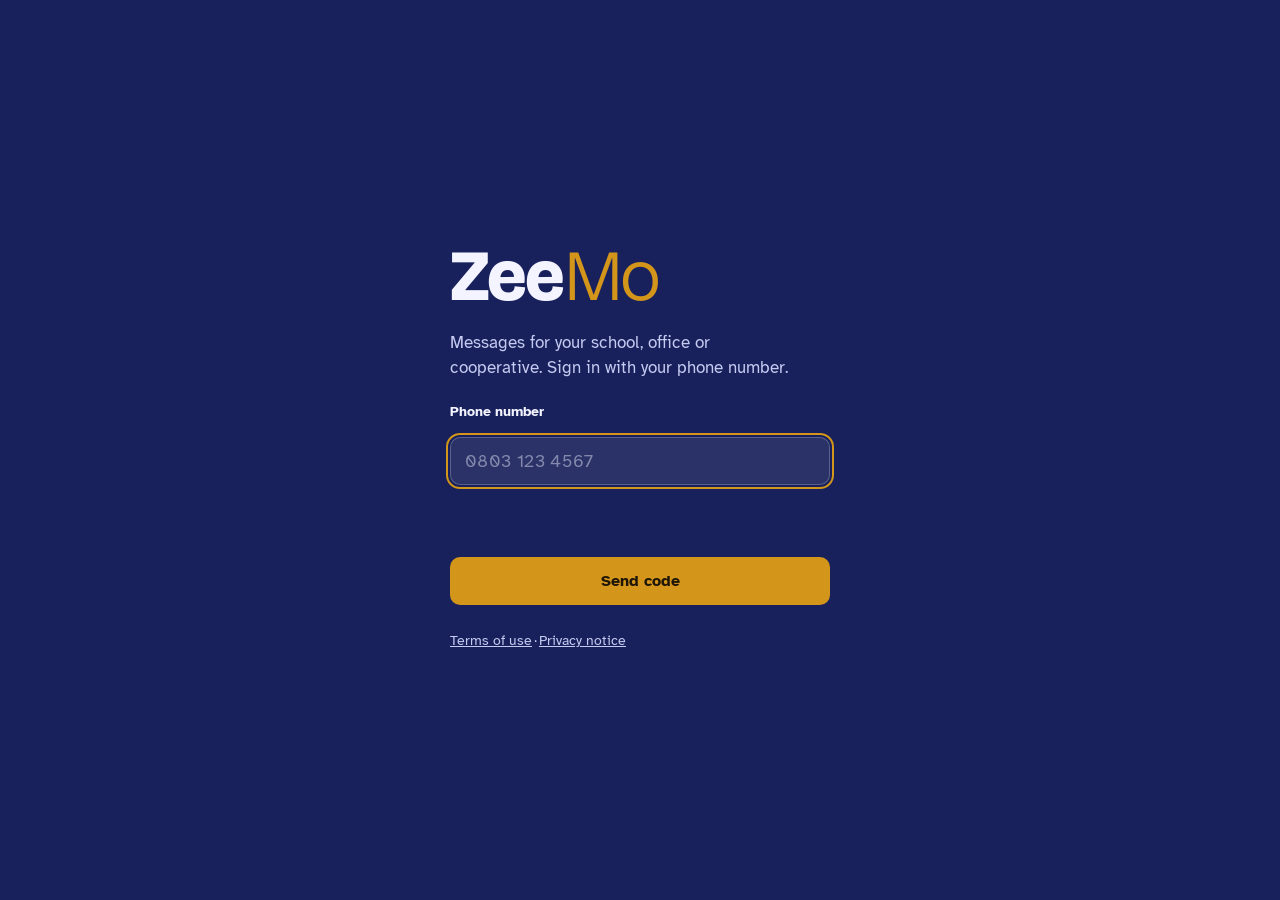
<file: index.html>
<!doctype html>
<html lang="en-GB">
<head>
<meta charset="utf-8">
<meta name="viewport" content="width=device-width, initial-scale=1, viewport-fit=cover, interactive-widget=resizes-content">
<title>ZeeMo</title>
<meta name="description" content="Messaging for schools, offices and cooperatives.">
<meta name="theme-color" content="#18215C">
<link rel="manifest" href="manifest.webmanifest">
<link rel="icon" href="icons/icon-192.png" type="image/png">
<link rel="apple-touch-icon" href="icons/icon-192.png">
<link rel="preconnect" href="https://script.google.com">
<link rel="preconnect" href="https://script.googleusercontent.com" crossorigin>
<link rel="preconnect" href="https://fonts.googleapis.com">
<link rel="preconnect" href="https://fonts.gstatic.com" crossorigin>
<link rel="stylesheet" href="https://fonts.googleapis.com/css2?family=Atkinson+Hyperlegible:wght@400;700&family=Bricolage+Grotesque:opsz,wght@12..96,300;12..96,600;12..96,800&display=swap">
<link rel="stylesheet" href="styles.css">
<script src="config.js"></script>
<link rel="modulepreload" href="zeemo-client.js">
<script type="module" src="app.js"></script>
</head>
<body>
<!-- APP:START -->
<div class="app">
  <section class="pane pane-list" aria-label="Chats">
    <header class="bar">
      <div class="wordmark grow" aria-label="ZeeMo"><b>Zee</b><span>Mo</span></div>
      <button class="icon-btn" id="menu-btn" aria-label="More options" aria-haspopup="menu">
        <svg viewBox="0 0 24 24" aria-hidden="true"><circle cx="12" cy="5" r="1.6" fill="currentColor"/><circle cx="12" cy="12" r="1.6" fill="currentColor"/><circle cx="12" cy="19" r="1.6" fill="currentColor"/></svg>
      </button>
      <div class="menu" id="menu" role="menu" hidden>
        <button id="menu-new-group" role="menuitem">New group</button>
        <button id="menu-profile" role="menuitem">Profile</button>
        <button id="menu-install" role="menuitem">Install &amp; invite</button>
        <button id="menu-lock" role="menuitem" hidden>Lock now</button>
        <button id="menu-signout" role="menuitem">Sign out</button>
      </div>
    </header>
    <div class="banner" id="offline" role="status" hidden>Offline. Messages will send when you reconnect.</div>
    <div class="notice" id="notice" role="status" hidden></div>
    <div class="search">
      <label class="sr-only" for="search-input">Search chats</label>
      <input id="search-input" type="search" placeholder="Search chats" autocomplete="off">
    </div>
    <div class="list" id="list"></div>
    <button class="fab" id="fab" aria-label="New chat">
      <svg viewBox="0 0 24 24" fill="none" stroke="currentColor" stroke-width="2" stroke-linecap="round" stroke-linejoin="round" aria-hidden="true"><path d="M4 20l1.2-4.2L15.6 5.4a2 2 0 012.8 0l.2.2a2 2 0 010 2.8L8.2 18.8 4 20z"/><path d="M13.5 7.5l3 3"/></svg>
    </button>
  </section>
  <section class="pane pane-chat" id="chat" aria-label="Conversation"></section>
</div>
<div class="sheet" id="sheet" hidden></div>
<div class="auth" id="auth" hidden></div>
<div class="shield" id="shield" aria-hidden="true"><div class="wordmark"><b>Zee</b><span>Mo</span></div></div>
<div class="actions" id="actions" hidden></div>
<div class="toast" id="toast" role="status" hidden></div>
<!-- APP:END -->
</body>
</html>
</file>
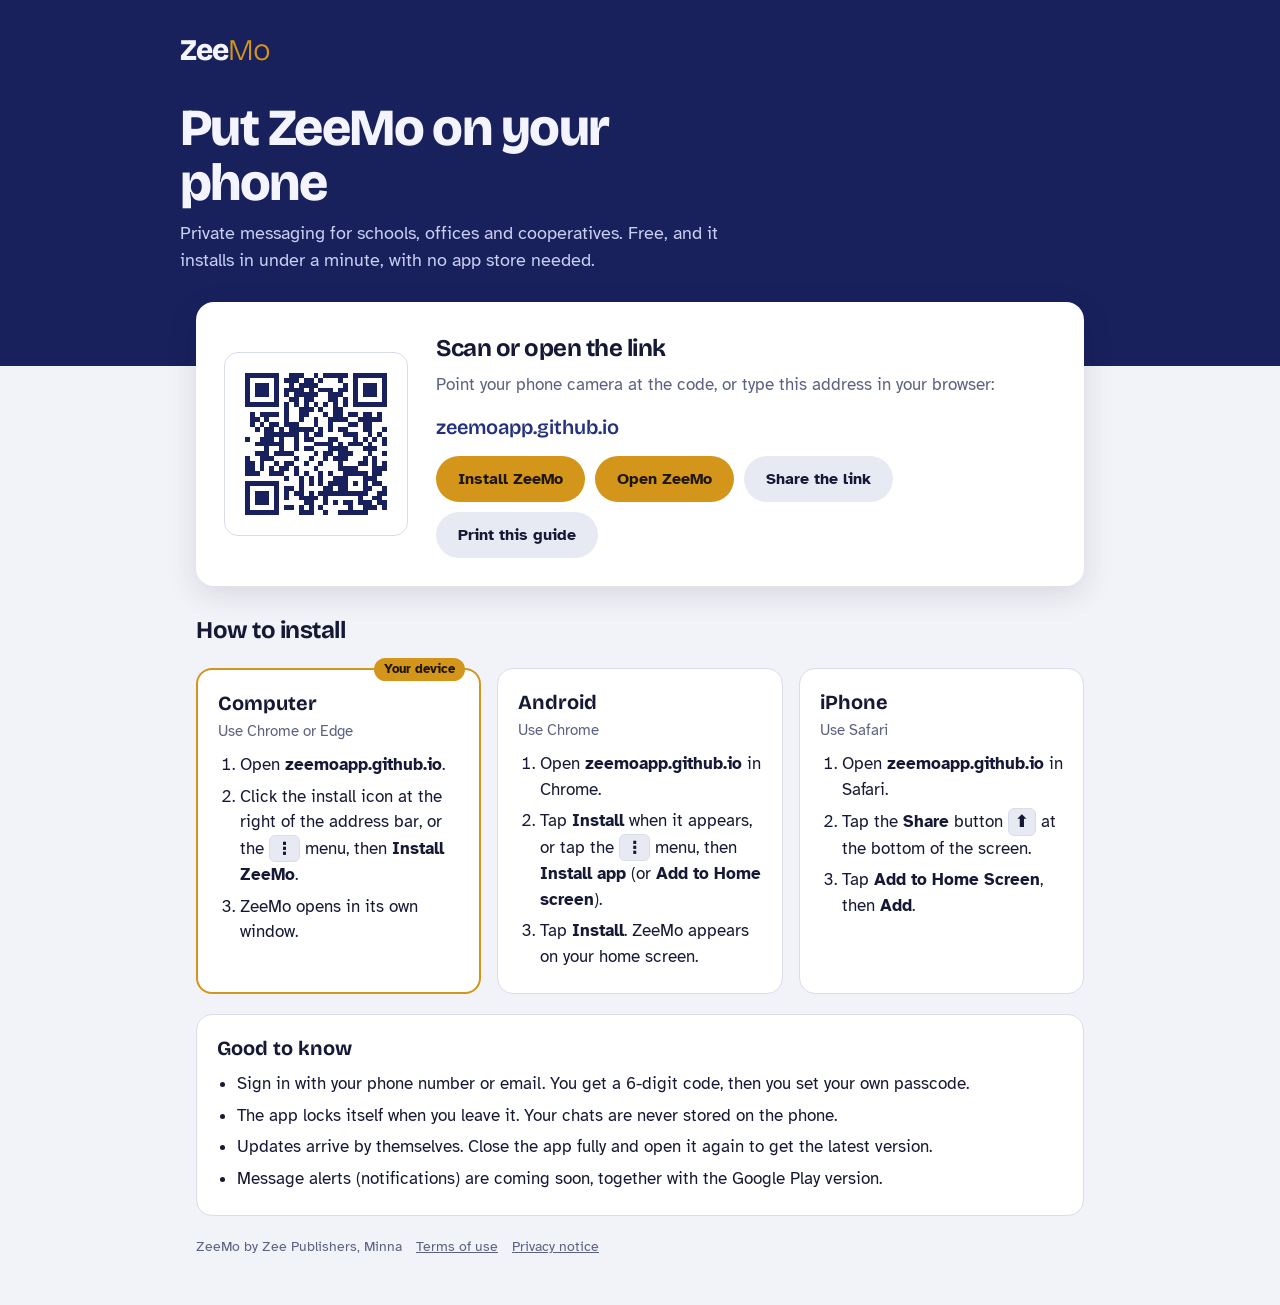
<file: install.html>
<!doctype html>
<html lang="en-GB">
<head>
<meta charset="utf-8">
<meta name="viewport" content="width=device-width, initial-scale=1">
<title>Install ZeeMo</title>
<meta name="description" content="Install the ZeeMo messaging app on Android, iPhone or a computer in under a minute.">
<meta name="theme-color" content="#18215C">
<link rel="manifest" href="manifest.webmanifest">
<link rel="icon" href="icons/icon-192.png" type="image/png">
<link rel="apple-touch-icon" href="icons/icon-192.png">
<link rel="preconnect" href="https://fonts.googleapis.com">
<link rel="preconnect" href="https://fonts.gstatic.com" crossorigin>
<link rel="stylesheet" href="https://fonts.googleapis.com/css2?family=Atkinson+Hyperlegible:wght@400;700&family=Bricolage+Grotesque:opsz,wght@12..96,300;12..96,600;12..96,800&display=swap">
<script src="config.js"></script>
<style>
:root {
  --ink: #151935; --muted: #5B6182; --paper: #F2F3F8; --card: #FFFFFF; --line: #D9DCEA;
  --indigo: #24317E; --deep: #18215C; --on-deep: #F3F4FF; --turmeric: #D3951A; --soft: #E8EAF3;
  --display: "Bricolage Grotesque", "Segoe UI", system-ui, sans-serif;
  --body: "Atkinson Hyperlegible", "Segoe UI", system-ui, -apple-system, sans-serif;
}
@media (prefers-color-scheme: dark) {
  :root:not([data-theme="light"]) {
    --ink: #E6E8F6; --muted: #A3A8C8; --paper: #0E1124; --card: #161A33; --line: #2A3053; --soft: #1F2444; --indigo: #C3CAF7;
  }
}
* { box-sizing: border-box; }
html { -webkit-text-size-adjust: 100%; }
body { margin: 0; background: var(--paper); color: var(--ink); font: 17px/1.5 var(--body); }
a { color: inherit; }

.hero { background: var(--deep); color: var(--on-deep); padding: 28px 16px 92px; }
.hero-in { max-width: 920px; margin: 0 auto; }
.wordmark { font-family: var(--display); font-size: 30px; letter-spacing: -0.03em; }
.wordmark b { font-weight: 800; }
.wordmark span { font-weight: 300; color: var(--turmeric); }
h1 { font-family: var(--display); font-weight: 800; font-size: clamp(32px, 7vw, 52px); line-height: 1.05; letter-spacing: -0.03em; margin: 28px 0 10px; max-width: 14ch; }
.lede { margin: 0; max-width: 46ch; color: #C9CEF2; font-size: 18px; }

main { max-width: 920px; margin: -64px auto 0; padding: 0 16px 48px; display: grid; gap: 20px; }

.get { background: var(--card); border-radius: 18px; padding: 22px; display: grid; gap: 20px; grid-template-columns: 1fr; align-items: center; box-shadow: 0 8px 30px rgba(21, 25, 53, 0.12); }
.qr { width: 184px; height: 184px; padding: 10px; background: #fff; border-radius: 14px; border: 1px solid var(--line); justify-self: center; }
.qr img { width: 100%; height: 100%; display: block; image-rendering: pixelated; }
.get h2 { font-family: var(--display); font-size: 24px; margin: 0 0 6px; letter-spacing: -0.02em; }
.get p { margin: 0 0 14px; color: var(--muted); }
.url { font-family: var(--display); font-weight: 600; font-size: 20px; color: var(--indigo); word-break: break-all; }
.buttons { display: flex; flex-wrap: wrap; gap: 10px; margin-top: 14px; }
.btn { appearance: none; border: 0; border-radius: 999px; padding: 13px 22px; font: 700 16px var(--body); cursor: pointer; text-decoration: none; display: inline-flex; align-items: center; gap: 8px; }
.btn.primary { background: var(--turmeric); color: #1E1606; }
.btn.ghost { background: var(--soft); color: var(--ink); }
.btn:focus-visible { outline: 3px solid var(--turmeric); outline-offset: 2px; }
.done { color: #1E7B3C; font-weight: 700; margin: 12px 0 0; }

.steps-head { display: flex; align-items: baseline; justify-content: space-between; gap: 12px; flex-wrap: wrap; }
.steps-head h2 { font-family: var(--display); font-size: 24px; margin: 6px 0 0; letter-spacing: -0.02em; }
.steps { display: grid; gap: 16px; grid-template-columns: 1fr; }
.card { background: var(--card); border: 1px solid var(--line); border-radius: 16px; padding: 18px 20px; position: relative; }
.card.yours { border: 2px solid var(--turmeric); }
.card .tag { position: absolute; top: -12px; right: 14px; background: var(--turmeric); color: #1E1606; font-size: 13px; font-weight: 700; padding: 2px 10px; border-radius: 999px; display: none; }
.card.yours .tag { display: block; }
.card h3 { font-family: var(--display); font-size: 20px; margin: 0 0 2px; }
.card .sub { color: var(--muted); font-size: 15px; margin: 0 0 10px; }
.card ol { margin: 0; padding-left: 22px; }
.card li { margin: 6px 0; }
.kbd { display: inline-block; border: 1px solid var(--line); background: var(--soft); border-radius: 6px; padding: 0 6px; font-weight: 700; white-space: nowrap; }

.notes { background: var(--card); border: 1px solid var(--line); border-radius: 16px; padding: 18px 20px; }
.notes h2 { font-family: var(--display); font-size: 20px; margin: 0 0 8px; }
.notes ul { margin: 0; padding-left: 20px; }
.notes li { margin: 6px 0; }
footer { color: var(--muted); font-size: 14px; display: flex; gap: 14px; flex-wrap: wrap; }

@media (min-width: 720px) {
  .get { grid-template-columns: auto 1fr; padding: 28px; gap: 28px; }
  .steps { grid-template-columns: repeat(3, 1fr); }
}

/* A4 handout: one page, no buttons */
@media print {
  @page { size: A4; margin: 12mm; }
  :root { --paper: #fff; --card: #fff; --ink: #151935; --muted: #4A5070; --line: #C9CDE0; --soft: #EEF0F7; --indigo: #24317E; }
  body { font-size: 13px; background: #fff; }
  .hero { padding: 14px 18px 18px; -webkit-print-color-adjust: exact; print-color-adjust: exact; border-radius: 12px; }
  h1 { margin: 10px 0 4px; font-size: 32px; max-width: none; }
  .lede { font-size: 14px; }
  main { margin: 12px 0 0; padding: 0; gap: 12px; }
  .get { box-shadow: none; border: 1px solid var(--line); grid-template-columns: auto 1fr; padding: 16px; }
  .qr { width: 150px; height: 150px; }
  .steps { grid-template-columns: repeat(3, 1fr); gap: 10px; }
  .card { padding: 12px 14px; break-inside: avoid; }
  .card.yours { border: 1px solid var(--line); }
  .card .tag, .buttons, .done, .no-print { display: none !important; }
}
</style>
</head>
<body>
<header class="hero">
  <div class="hero-in">
    <div class="wordmark" aria-label="ZeeMo"><b>Zee</b><span>Mo</span></div>
    <h1>Put ZeeMo on your phone</h1>
    <p class="lede">Private messaging for schools, offices and cooperatives. Free, and it installs in under a minute, with no app store needed.</p>
  </div>
</header>

<main>
  <section class="get" aria-labelledby="get-h">
    <div class="qr"><img src="icons/qr-install.svg" alt="QR code that opens zeemoapp.github.io"></div>
    <div>
      <h2 id="get-h">Scan or open the link</h2>
      <p>Point your phone camera at the code, or type this address in your browser:</p>
      <div class="url">zeemoapp.github.io</div>
      <div class="buttons">
        <button class="btn primary" id="install" type="button" hidden>Install ZeeMo</button>
        <a class="btn primary" id="open" href="./">Open ZeeMo</a>
        <button class="btn ghost" id="share" type="button">Share the link</button>
        <button class="btn ghost" id="print" type="button">Print this guide</button>
      </div>
      <p class="done" id="installed" hidden>ZeeMo is installed on this device. Look for it on your home screen.</p>
    </div>
  </section>

  <div class="steps-head">
    <h2>How to install</h2>
  </div>
  <section class="steps" aria-label="Installation steps">
    <article class="card" id="card-android">
      <span class="tag">Your device</span>
      <h3>Android</h3>
      <p class="sub">Use Chrome</p>
      <ol>
        <li>Open <b>zeemoapp.github.io</b> in Chrome.</li>
        <li>Tap <b>Install</b> when it appears, or tap the <span class="kbd">⋮</span> menu, then <b>Install app</b> (or <b>Add to Home screen</b>).</li>
        <li>Tap <b>Install</b>. ZeeMo appears on your home screen.</li>
      </ol>
    </article>
    <article class="card" id="card-ios">
      <span class="tag">Your device</span>
      <h3>iPhone</h3>
      <p class="sub">Use Safari</p>
      <ol>
        <li>Open <b>zeemoapp.github.io</b> in Safari.</li>
        <li>Tap the <b>Share</b> button <span class="kbd">⬆</span> at the bottom of the screen.</li>
        <li>Tap <b>Add to Home Screen</b>, then <b>Add</b>.</li>
      </ol>
    </article>
    <article class="card" id="card-desktop">
      <span class="tag">Your device</span>
      <h3>Computer</h3>
      <p class="sub">Use Chrome or Edge</p>
      <ol>
        <li>Open <b>zeemoapp.github.io</b>.</li>
        <li>Click the install icon at the right of the address bar, or the <span class="kbd">⋮</span> menu, then <b>Install ZeeMo</b>.</li>
        <li>ZeeMo opens in its own window.</li>
      </ol>
    </article>
  </section>

  <section class="notes" aria-labelledby="notes-h">
    <h2 id="notes-h">Good to know</h2>
    <ul>
      <li>Sign in with your phone number or email. You get a 6-digit code, then you set your own passcode.</li>
      <li>The app locks itself when you leave it. Your chats are never stored on the phone.</li>
      <li>Updates arrive by themselves. Close the app fully and open it again to get the latest version.</li>
      <li>Message alerts (notifications) are coming soon, together with the Google Play version.</li>
    </ul>
  </section>

  <footer>
    <span>ZeeMo by Zee Publishers, Minna</span>
    <a id="terms" href="#" hidden>Terms of use</a>
    <a id="privacy" href="#" hidden>Privacy notice</a>
  </footer>
</main>

<script>
(function () {
  var url = 'https://zeemoapp.github.io/';
  var ua = navigator.userAgent || '';
  var ios = /iPhone|iPad|iPod/.test(ua) || (navigator.platform === 'MacIntel' && navigator.maxTouchPoints > 1);
  var android = /Android/.test(ua);
  var mine = document.getElementById(ios ? 'card-ios' : android ? 'card-android' : 'card-desktop');
  mine.classList.add('yours');
  mine.parentNode.insertBefore(mine, mine.parentNode.firstChild);

  var standalone = (window.matchMedia && window.matchMedia('(display-mode: standalone)').matches) || navigator.standalone === true;
  if (standalone) document.getElementById('installed').hidden = false;

  // Chrome and Edge offer a one-tap install once the page qualifies.
  var deferred = null;
  var installBtn = document.getElementById('install');
  window.addEventListener('beforeinstallprompt', function (e) {
    e.preventDefault();
    deferred = e;
    installBtn.hidden = false;
  });
  installBtn.addEventListener('click', function () {
    if (!deferred) return;
    deferred.prompt();
    deferred.userChoice.then(function () { deferred = null; installBtn.hidden = true; });
  });
  window.addEventListener('appinstalled', function () {
    installBtn.hidden = true;
    document.getElementById('installed').hidden = false;
  });

  document.getElementById('print').addEventListener('click', function () { window.print(); });
  var shareBtn = document.getElementById('share');
  shareBtn.addEventListener('click', function () {
    var text = 'Join me on ZeeMo, private messaging for schools, offices and cooperatives. Install it here: ';
    if (navigator.share) {
      navigator.share({ title: 'ZeeMo', text: text, url: url }).catch(function () {});
    } else if (navigator.clipboard) {
      navigator.clipboard.writeText(text + url).then(function () { shareBtn.textContent = 'Link copied'; });
    } else {
      window.prompt('Copy this link', url);
    }
  });

  // Terms and Privacy live on the back end.
  var api = (window.ZEEMO_CONFIG && window.ZEEMO_CONFIG.apiUrl) || '';
  if (api) {
    var t = document.getElementById('terms'), p = document.getElementById('privacy');
    t.href = api + '?page=terms'; p.href = api + '?page=privacy';
    t.target = p.target = '_blank';
    t.rel = p.rel = 'noopener';
    t.hidden = p.hidden = false;
  }

  if ('serviceWorker' in navigator) navigator.serviceWorker.register('sw.js').catch(function () {});
})();
</script>
</body>
</html>
</file>
<file: styles.css>
/* ZeeMoApp. Layout: one column on phones; list and chat side by side from 900px.
   Palette: indigo dye with a turmeric accent, cool paper neutrals. */
:root {
  --paper: #F2F3F8;
  --surface: #FFFFFF;
  --surface-2: #E8EAF3;
  --line: #D9DCEA;
  --fg: #151935;
  --muted: #5B6182;
  --indigo: #24317E;
  --indigo-deep: #18215C;
  --on-indigo: #F3F4FF;
  --turmeric: #D3951A;
  --on-turmeric: #1E1606;
  --bubble-in: #FFFFFF;
  --bubble-out: #2B3C96;
  --on-bubble-out: #F4F5FF;
  --meta-out: #C4CAF0;
  --tick-read: #F2C04A;
  --wall-dot: rgba(36, 49, 126, 0.07);
  --danger: #B3261E;
  --accent-text: #24317E;
  --shadow: 0 1px 1px rgba(21, 25, 53, 0.08);
  --sender-lift: 0%;
  --font-display: "Bricolage Grotesque", "Segoe UI", system-ui, sans-serif;
  --font-body: "Atkinson Hyperlegible", "Segoe UI", system-ui, -apple-system, sans-serif;
  --r-bubble: 14px;
  color-scheme: light;
}
@media (prefers-color-scheme: dark) {
  :root:not([data-theme="light"]) {
    --paper: #0E1124; --surface: #161A33; --surface-2: #1F2444; --line: #2A3053;
    --fg: #E6E8F6; --muted: #9AA0C4; --indigo: #2A3888; --indigo-deep: #121734; --on-indigo: #EEF0FF;
    --turmeric: #EBB13A; --on-turmeric: #1E1606; --bubble-in: #1E2342; --bubble-out: #3445A6;
    --on-bubble-out: #F1F3FF; --meta-out: #BAC2F2; --tick-read: #F5C95C; --wall-dot: rgba(160, 172, 240, 0.06);
    --danger: #F2B8B5; --accent-text: #C3CAF7; --shadow: 0 1px 1px rgba(0, 0, 0, 0.3); --sender-lift: 55%; color-scheme: dark;
  }
}
:root[data-theme="dark"] {
  --paper: #0E1124; --surface: #161A33; --surface-2: #1F2444; --line: #2A3053;
  --fg: #E6E8F6; --muted: #9AA0C4; --indigo: #2A3888; --indigo-deep: #121734; --on-indigo: #EEF0FF;
  --turmeric: #EBB13A; --on-turmeric: #1E1606; --bubble-in: #1E2342; --bubble-out: #3445A6;
  --on-bubble-out: #F1F3FF; --meta-out: #BAC2F2; --tick-read: #F5C95C; --wall-dot: rgba(160, 172, 240, 0.06);
  --danger: #F2B8B5; --accent-text: #C3CAF7; --shadow: 0 1px 1px rgba(0, 0, 0, 0.3); --sender-lift: 55%; color-scheme: dark;
}

* { box-sizing: border-box; }
[hidden] { display: none !important; }
html, body { height: 100%; }
body {
  margin: 0;
  background: var(--paper);
  color: var(--fg);
  font: 16px/1.45 var(--font-body);
  -webkit-font-smoothing: antialiased;
  overflow: hidden;
}
button, input, textarea { font: inherit; color: inherit; }
button { cursor: pointer; }
:focus-visible { outline: 2px solid var(--turmeric); outline-offset: 2px; }
.sr-only { position: absolute; width: 1px; height: 1px; overflow: hidden; clip: rect(0 0 0 0); white-space: nowrap; }

/* ---------- Shell ---------- */
.app { height: 100%; display: flex; }
.pane { height: 100%; display: flex; flex-direction: column; min-width: 0; position: relative; }
.pane-list { flex: 1; background: var(--surface); }
.pane-chat { flex: 1; display: none; }
body.chat-open .pane-list { display: none; }
body.chat-open .pane-chat { display: flex; }
@media (min-width: 900px) {
  .pane-list { flex: 0 0 380px; display: flex !important; border-right: 1px solid var(--line); }
  .pane-chat { display: flex; }
  .bar .back-btn { display: none; }
}

.bar {
  display: flex; align-items: center; gap: 4px;
  min-height: 60px;
  padding-block: 8px;
  padding-left: max(8px, env(safe-area-inset-left, 0px));
  padding-right: max(8px, env(safe-area-inset-right, 0px));
  background: var(--indigo-deep);
  color: var(--on-indigo);
  flex: 0 0 auto;
}
.bar h1, .bar h2 { margin: 0; font-family: var(--font-display); font-weight: 650; }
.bar .grow { flex: 1; min-width: 0; }
.icon-btn {
  width: 44px; height: 44px; flex: 0 0 44px;
  display: grid; place-items: center;
  border: 0; border-radius: 50%; background: transparent; color: inherit;
}
.icon-btn:hover { background: rgba(255, 255, 255, 0.1); }
.icon-btn svg { width: 22px; height: 22px; }

/* Wordmark: the one expressive moment. */
.wordmark { display: flex; align-items: baseline; gap: 2px; padding-left: 8px; font-family: var(--font-display); }
.wordmark b { font-size: 26px; font-weight: 800; letter-spacing: -0.03em; }
.wordmark span { font-size: 26px; font-weight: 300; letter-spacing: -0.02em; color: var(--turmeric); }

.search {
  padding-block: 10px;
  padding-left: max(16px, env(safe-area-inset-left, 0px));
  padding-right: max(16px, env(safe-area-inset-right, 0px));
  border-bottom: 1px solid var(--line);
}
.search input {
  width: 100%; height: 40px; padding: 0 14px;
  border: 1px solid var(--line); border-radius: 20px; background: var(--paper);
}

.banner {
  padding: 8px 16px; font-size: 14px; text-align: center;
  background: var(--turmeric); color: var(--on-turmeric);
}

/* ---------- Chat list ---------- */
.list { flex: 1; overflow-y: auto; overscroll-behavior: contain; }
.row {
  display: flex; gap: 12px; align-items: center; width: 100%;
  padding-block: 10px;
  padding-left: max(16px, env(safe-area-inset-left, 0px));
  padding-right: max(16px, env(safe-area-inset-right, 0px));
  border: 0; background: transparent; text-align: left;
}
.row:hover { background: var(--surface-2); }
.row[aria-current="true"] { background: var(--surface-2); }
.row-main { flex: 1; min-width: 0; border-bottom: 1px solid var(--line); padding-bottom: 10px; display: grid; gap: 2px; }
.row-top, .row-bottom { display: flex; gap: 8px; align-items: baseline; min-width: 0; }
.row-title { flex: 1; min-width: 0; font-weight: 700; white-space: nowrap; overflow: hidden; text-overflow: ellipsis; }
.row-time { font-size: 12px; color: var(--muted); font-variant-numeric: tabular-nums; }
.row-preview { flex: 1; min-width: 0; color: var(--muted); font-size: 14px; white-space: nowrap; overflow: hidden; text-overflow: ellipsis; }
.row.unread .row-time { color: var(--turmeric); font-weight: 700; }
.row.unread .row-preview { color: var(--fg); }
.dot { width: 10px; height: 10px; border-radius: 50%; background: var(--turmeric); flex: 0 0 10px; align-self: center; }

.avatar {
  width: 48px; height: 48px; flex: 0 0 48px; border-radius: 50%;
  display: grid; place-items: center;
  font-family: var(--font-display); font-weight: 700; font-size: 17px; letter-spacing: 0.01em;
  color: #fff;
}
.avatar.sm { width: 40px; height: 40px; flex-basis: 40px; font-size: 15px; }
.avatar svg { width: 22px; height: 22px; }
.avatar { position: relative; overflow: hidden; }
.avatar-img { position: absolute; inset: 0; width: 100%; height: 100%; object-fit: cover; }
.avatar-img:not([src]) { display: none; }
.count {
  min-width: 22px; height: 22px; padding: 0 6px; border-radius: 11px; flex: 0 0 auto; align-self: center;
  display: grid; place-items: center; background: var(--turmeric); color: var(--on-turmeric);
  font-size: 12px; font-weight: 700; font-variant-numeric: tabular-nums;
}
.photo-controls { display: flex; flex-wrap: wrap; gap: 8px; }

.empty { padding: 40px 24px; text-align: center; color: var(--muted); display: grid; gap: 12px; justify-items: center; }
.empty h3 { margin: 0; color: var(--fg); font-family: var(--font-display); font-size: 20px; }

.fab {
  position: absolute; right: calc(20px + env(safe-area-inset-right, 0px)); bottom: calc(20px + env(safe-area-inset-bottom, 0px));
  width: 58px; height: 58px; border: 0; border-radius: 18px;
  background: var(--turmeric); color: var(--on-turmeric);
  display: grid; place-items: center; box-shadow: 0 4px 14px rgba(0, 0, 0, 0.2);
}
.fab svg { width: 26px; height: 26px; }

/* ---------- Menu ---------- */
.menu {
  position: absolute; top: 54px; right: 10px; z-index: 20; min-width: 200px;
  background: var(--surface); color: var(--fg); border: 1px solid var(--line); border-radius: 10px;
  box-shadow: 0 8px 24px rgba(0, 0, 0, 0.18); padding: 6px 0;
}
.menu button { display: block; width: 100%; padding: 12px 18px; border: 0; background: transparent; text-align: left; }
.menu button:hover { background: var(--surface-2); }

/* ---------- Chat ---------- */
.chat-title { min-width: 0; display: grid; }
.chat-title strong { font-family: var(--font-display); font-size: 17px; font-weight: 650; white-space: nowrap; overflow: hidden; text-overflow: ellipsis; }
.chat-title small { color: var(--meta-out); font-size: 13px; white-space: nowrap; overflow: hidden; text-overflow: ellipsis; }

.thread {
  flex: 1; overflow-y: auto; overscroll-behavior: contain;
  padding-block: 12px;
  padding-left: max(12px, env(safe-area-inset-left, 0px));
  padding-right: max(12px, env(safe-area-inset-right, 0px));
  display: flex; flex-direction: column; gap: 3px;
  background-color: var(--paper);
  /* Dye-pit dots: two offset grids, faint enough to stay behind text. */
  background-image:
    radial-gradient(circle at 50% 50%, var(--wall-dot) 0 2.5px, transparent 3px),
    radial-gradient(circle at 50% 50%, var(--wall-dot) 0 1.2px, transparent 1.6px);
  background-size: 28px 28px, 28px 28px;
  background-position: 0 0, 14px 14px;
}
.no-chat { flex: 1; display: grid; place-items: center; text-align: center; color: var(--muted); padding: 24px; background: var(--paper); }
.no-chat h2 { font-family: var(--font-display); color: var(--fg); margin: 0 0 6px; }

.day { align-self: center; margin: 10px 0 6px; padding: 4px 12px; border-radius: 8px; background: var(--surface); color: var(--muted); font-size: 12.5px; box-shadow: var(--shadow); }

.msg { display: flex; flex-direction: column; max-width: min(78%, 560px); }
.msg.in { align-self: flex-start; }
.msg.out { align-self: flex-end; }
.msg.first { margin-top: 6px; }
.bubble {
  position: relative;
  padding: 6px 10px 6px;
  border-radius: var(--r-bubble);
  background: var(--bubble-in);
  box-shadow: var(--shadow);
  overflow-wrap: anywhere;
}
.msg.in.first .bubble { border-top-left-radius: 4px; }
.msg.out.first .bubble { border-top-right-radius: 4px; }
.msg.out .bubble { background: var(--bubble-out); color: var(--on-bubble-out); }
.sender { font-size: 13px; font-weight: 700; margin-bottom: 1px; color: color-mix(in srgb, var(--sender, var(--indigo)), #fff var(--sender-lift)); }
.text { white-space: pre-wrap; }
.meta { float: right; display: inline-flex; align-items: center; gap: 3px; margin: 6px 0 -4px 10px; font-size: 11.5px; color: var(--muted); font-variant-numeric: tabular-nums; }
.msg.out .meta { color: var(--meta-out); }
.meta svg { width: 16px; height: 16px; }
.meta .read { color: var(--tick-read); }
.msg.failed .bubble { outline: 1px solid var(--danger); }
.retry { margin-top: 4px; align-self: flex-end; border: 0; background: transparent; color: var(--danger); font-size: 13px; text-decoration: underline; }

.quote { margin: 2px 0 4px; padding: 4px 8px; border-left: 3px solid var(--turmeric); border-radius: 6px; background: rgba(127, 127, 160, 0.12); font-size: 13.5px; }
.quote b { display: block; font-size: 12.5px; }
.quote span { display: -webkit-box; -webkit-line-clamp: 2; -webkit-box-orient: vertical; overflow: hidden; }
.media-img { display: block; width: 260px; max-width: 100%; aspect-ratio: 4 / 3; object-fit: cover; border-radius: 10px; margin: 2px 0 2px; background: var(--surface-2); }
.media-audio { display: block; width: 240px; max-width: 100%; margin: 4px 0; }
.media-missing { font-size: 13px; opacity: 0.8; padding: 6px 0; }

.more-btn { opacity: 0; position: absolute; top: 2px; width: 30px; height: 30px; border: 0; border-radius: 50%; background: var(--surface); color: var(--muted); display: grid; place-items: center; box-shadow: var(--shadow); }
.msg.in .more-btn { right: -36px; }
.msg.out .more-btn { left: -36px; }
.msg:hover .more-btn, .more-btn:focus-visible { opacity: 1; }
.more-btn svg { width: 16px; height: 16px; }
@media (hover: none) { .more-btn { opacity: 0.8; } }

.composer-wrap { flex: 0 0 auto; background: var(--paper); border-top: 1px solid var(--line); }
.replying { display: flex; align-items: center; gap: 8px; padding: 8px 12px 0; }
.replying .quote { flex: 1; min-width: 0; margin: 0; }
.composer {
  display: flex; align-items: flex-end; gap: 6px;
  padding-top: 8px;
  padding-bottom: calc(8px + env(safe-area-inset-bottom, 0px));
  padding-left: max(8px, env(safe-area-inset-left, 0px));
  padding-right: max(8px, env(safe-area-inset-right, 0px));
}
.composer .field { flex: 1; min-width: 0; display: flex; align-items: flex-end; background: var(--surface); border: 1px solid var(--line); border-radius: 22px; padding: 0 4px 0 14px; }
.composer textarea { flex: 1; min-width: 0; border: 0; background: transparent; resize: none; padding: 11px 0; max-height: 140px; line-height: 1.35; outline: none; }
.composer .icon-btn { color: var(--muted); }
.composer .icon-btn:hover { background: var(--surface-2); }
.send { width: 48px; height: 48px; flex: 0 0 48px; border: 0; border-radius: 50%; background: var(--indigo); color: var(--on-indigo); display: grid; place-items: center; }
.send svg { width: 22px; height: 22px; }
.send.recording { background: var(--danger); color: #fff; }
.rec-status { flex: 1; align-self: center; color: var(--danger); font-variant-numeric: tabular-nums; padding-left: 8px; }

/* ---------- Emoji picker ---------- */
.composer .field { padding-left: 2px; }
.emoji-btn { flex: 0 0 40px; width: 40px; height: 44px; }
.emoji-panel { border-top: 1px solid var(--line); background: var(--surface); }
.emoji-tabs {
  display: flex; gap: 6px; overflow-x: auto; scrollbar-width: none;
  padding-block: 8px;
  padding-left: max(10px, env(safe-area-inset-left, 0px));
  padding-right: max(10px, env(safe-area-inset-right, 0px));
}
.emoji-tabs::-webkit-scrollbar { display: none; }
.emoji-tab { flex: 0 0 auto; height: 32px; padding: 0 12px; border: 1px solid var(--line); border-radius: 16px; background: transparent; color: var(--muted); font-size: 13.5px; font-weight: 700; }
.emoji-tab[aria-selected="true"] { background: var(--indigo); border-color: var(--indigo); color: var(--on-indigo); }
.emoji-grid {
  display: grid; grid-template-columns: repeat(auto-fill, minmax(44px, 1fr)); gap: 2px;
  height: 220px; overflow-y: auto; overscroll-behavior: contain; align-content: start;
  padding-bottom: calc(8px + env(safe-area-inset-bottom, 0px));
  padding-left: max(8px, env(safe-area-inset-left, 0px));
  padding-right: max(8px, env(safe-area-inset-right, 0px));
}
.emoji { height: 44px; border: 0; border-radius: 10px; background: transparent; font-size: 26px; line-height: 1; font-family: "Apple Color Emoji", "Segoe UI Emoji", "Noto Color Emoji", sans-serif; }
.emoji:hover, .emoji:focus-visible { background: var(--surface-2); }

/* ---------- Sheets (new chat, group, profile) ---------- */
.sheet { position: fixed; inset: 0; z-index: 30; background: var(--surface); display: flex; flex-direction: column; }
@media (min-width: 900px) {
  .sheet { left: auto; width: 440px; border-left: 1px solid var(--line); box-shadow: -12px 0 30px rgba(0, 0, 0, 0.12); }
}
.sheet-body {
  flex: 1; overflow-y: auto;
  padding-block: 20px;
  padding-left: max(16px, env(safe-area-inset-left, 0px));
  padding-right: max(16px, env(safe-area-inset-right, 0px));
  display: grid; gap: 18px; align-content: start;
}
.field-block { display: grid; gap: 6px; }
.field-block label { font-weight: 700; font-size: 14px; }
.hint, .field-block .hint { font-size: 13px; color: var(--muted); }
.input { height: 48px; padding: 0 14px; border: 1px solid var(--line); border-radius: 10px; background: var(--paper); width: 100%; }
textarea.input { height: auto; min-height: 80px; padding: 12px 14px; resize: vertical; }
.inline { display: flex; gap: 8px; }
.inline .input { flex: 1; min-width: 0; }
.btn { height: 48px; padding: 0 20px; border: 0; border-radius: 10px; background: var(--indigo); color: var(--on-indigo); font-weight: 700; }
.btn.secondary { background: var(--surface-2); color: var(--fg); }
.btn.danger { background: transparent; color: var(--danger); border: 1px solid var(--line); }
.btn:disabled { opacity: 0.55; cursor: default; }
.chips { display: flex; flex-wrap: wrap; gap: 8px; }
.chip { display: inline-flex; align-items: center; gap: 6px; padding: 6px 6px 6px 12px; border-radius: 16px; background: var(--surface-2); font-size: 14px; }
.chip button { width: 24px; height: 24px; border: 0; border-radius: 50%; background: transparent; display: grid; place-items: center; }
.chip svg { width: 14px; height: 14px; }
.found { display: flex; align-items: center; gap: 12px; padding: 12px; border: 1px solid var(--line); border-radius: 12px; }
.found .grow { flex: 1; min-width: 0; }
.found small { display: block; color: var(--muted); }
.pick { display: flex; align-items: center; gap: 12px; padding: 8px 0; }
.pick input { width: 20px; height: 20px; accent-color: var(--indigo); }
.section-title { margin: 0; font-family: var(--font-display); font-size: 15px; color: var(--muted); font-weight: 600; }

/* ---------- Sign-in ---------- */
.auth {
  position: fixed; inset: 0; z-index: 50; overflow-y: auto;
  background: var(--indigo-deep); color: var(--on-indigo);
  display: grid; align-content: center; justify-items: center;
  padding-block: 32px;
  padding-left: max(20px, env(safe-area-inset-left, 0px));
  padding-right: max(20px, env(safe-area-inset-right, 0px));
}
.auth-card { width: 100%; max-width: 380px; display: grid; gap: 22px; }
.auth .wordmark { padding: 0; }
.auth .wordmark b, .auth .wordmark span { font-size: clamp(54px, 16vw, 72px); line-height: 0.9; }
.auth-lede { margin: 0; font-size: 17px; color: var(--meta-out); max-width: 32ch; }
.auth form { display: grid; gap: 14px; }
.auth label { font-weight: 700; font-size: 14px; }
.auth .input { background: rgba(255, 255, 255, 0.08); border-color: rgba(255, 255, 255, 0.22); color: var(--on-indigo); font-size: 18px; letter-spacing: 0.02em; }
.auth .input::placeholder { color: rgba(240, 242, 255, 0.45); }
.auth .code { font-size: 28px; letter-spacing: 0.4em; text-align: center; font-variant-numeric: tabular-nums; }
.auth .btn { background: var(--turmeric); color: var(--on-turmeric); }
.auth .link { border: 0; background: transparent; color: var(--meta-out); text-decoration: underline; justify-self: start; padding: 4px 0; }
.auth .note { font-size: 14px; color: var(--meta-out); }
.auth .demo-code { padding: 10px 14px; border-radius: 10px; background: rgba(211, 149, 26, 0.18); border: 1px dashed var(--turmeric); font-size: 14px; }
.auth .error { color: #FFD2CC; font-size: 14px; min-height: 1.2em; }
.demo-pill { justify-self: start; font-size: 12.5px; padding: 3px 10px; border-radius: 12px; border: 1px solid rgba(255, 255, 255, 0.3); color: var(--meta-out); }

/* Phone / email switch on the sign-in screen */
.seg { display: grid; grid-auto-flow: column; grid-auto-columns: 1fr; gap: 4px; padding: 4px; border-radius: 12px; background: rgba(255, 255, 255, 0.08); }
.seg-btn { height: 40px; border: 0; border-radius: 9px; background: transparent; color: var(--meta-out); font-weight: 700; }
.seg-btn[aria-checked="true"] { background: var(--on-indigo); color: var(--indigo-deep); }

/* ---------- Notices, deleted and disappearing messages ---------- */
.sys {
  align-self: center; max-width: min(88%, 520px); margin: 6px 0; padding: 5px 12px;
  border-radius: 8px; background: var(--surface-2); color: var(--muted);
  font-size: 13px; text-align: center; overflow-wrap: anywhere;
}
.bubble.deleted .text { display: inline-flex; align-items: center; gap: 6px; font-style: italic; opacity: 0.75; }
.bubble.deleted .text svg { width: 15px; height: 15px; flex: 0 0 15px; }
.meta .exp svg { width: 13px; height: 13px; }

/* Chat header opens chat info */
.chat-head { display: flex; align-items: center; gap: 10px; min-width: 0; padding: 4px 6px; border: 0; border-radius: 10px; background: transparent; color: inherit; text-align: left; }
.chat-head:hover { background: rgba(255, 255, 255, 0.08); }
.head-timer { display: grid; place-items: center; width: 36px; color: var(--turmeric); }
.head-timer svg { width: 20px; height: 20px; }

/* ---------- Message options (bottom sheet) ---------- */
.actions { position: fixed; inset: 0; z-index: 55; display: flex; align-items: flex-end; justify-content: center; }
.actions-backdrop { position: absolute; inset: 0; background: rgba(10, 12, 30, 0.45); }
.actions-panel {
  position: relative; width: min(100%, 480px); display: grid; gap: 4px;
  padding: 14px 12px calc(14px + env(safe-area-inset-bottom, 0px));
  border-radius: 18px 18px 0 0; background: var(--surface); box-shadow: 0 -8px 30px rgba(0, 0, 0, 0.25);
}
.actions-panel .quote { margin: 0 4px 8px; }
.act { display: flex; align-items: center; gap: 12px; min-height: 50px; padding: 0 14px; border: 0; border-radius: 12px; background: transparent; color: var(--fg); font-weight: 700; text-align: left; }
.act:hover { background: var(--surface-2); }
.act svg { width: 20px; height: 20px; }
.act.danger { color: var(--danger); }
.actions-note { margin: 0 6px 6px; color: var(--muted); font-size: 14.5px; }

/* ---------- Chat info ---------- */
.info-head { display: flex; align-items: center; gap: 14px; }
.info-head .avatar { width: 64px; height: 64px; flex-basis: 64px; font-size: 22px; }
.info-head strong { display: block; font-family: var(--font-display); font-size: 20px; }
.info-head small { color: var(--muted); }
.timer-set { border: 0; padding: 0; margin: 0; min-width: 0; }
.timer-set legend { padding: 0; margin-bottom: 4px; }
.timer-set[disabled] .radio { opacity: 0.6; }
.radios { display: grid; grid-template-columns: repeat(auto-fit, minmax(128px, 1fr)); gap: 8px; }
.radio { display: flex; align-items: center; gap: 10px; min-height: 46px; padding: 0 12px; border: 1px solid var(--line); border-radius: 10px; cursor: pointer; }
.radio input { width: 18px; height: 18px; accent-color: var(--indigo); }
.radio:has(input:checked) { border-color: var(--accent-text); background: var(--surface-2); font-weight: 700; }
.members { list-style: none; margin: 0; padding: 0; display: grid; }
.member { display: flex; flex-wrap: wrap; align-items: center; gap: 10px 12px; padding: 10px 0; border-bottom: 1px solid var(--line); }
.member .grow { flex: 1; min-width: 0; }
.member strong { display: block; overflow: hidden; text-overflow: ellipsis; white-space: nowrap; }
.member small { display: block; color: var(--muted); font-size: 13px; overflow: hidden; text-overflow: ellipsis; white-space: nowrap; }
.member-actions { display: flex; gap: 8px; flex-basis: 100%; padding-left: 52px; }
.badge { padding: 2px 9px; border-radius: 10px; background: var(--surface-2); color: var(--accent-text); font-size: 12.5px; font-weight: 700; }
.btn.small { height: 36px; padding: 0 12px; font-size: 14px; border-radius: 8px; }
.btn.armed { background: var(--danger); color: #fff; border-color: var(--danger); }
.btn.ghost { background: transparent; color: var(--meta-out); border: 1px solid rgba(255, 255, 255, 0.25); }
.add-members { border: 1px solid var(--line); border-radius: 12px; padding: 0 14px; }
.add-members summary { min-height: 48px; display: flex; align-items: center; font-weight: 700; cursor: pointer; }
.add-members[open] { padding-bottom: 14px; }
.add-members[open] > * + * { margin-top: 12px; }
.error-dark { color: var(--danger); font-size: 14px; min-height: 1.2em; margin: 0; }

.notice {
  display: flex; align-items: center; gap: 10px;
  padding-block: 10px;
  padding-left: max(16px, env(safe-area-inset-left, 0px));
  padding-right: max(8px, env(safe-area-inset-right, 0px));
  background: var(--surface-2); border-bottom: 1px solid var(--line); font-size: 14px;
}
.notice .grow { flex: 1; min-width: 0; }
.notice .icon-btn { width: 36px; height: 36px; flex-basis: 36px; color: var(--muted); }
.device-icon { background: var(--surface-2) !important; color: var(--accent-text); }
.device-icon svg { width: 18px; height: 18px; }
.devices .members .btn.danger:not(.small) { margin-top: 12px; }

/* ---------- Lock and passcode screens ---------- */
.lock-mark { width: 52px; height: 52px; border-radius: 16px; display: grid; place-items: center; background: rgba(255, 255, 255, 0.1); color: var(--turmeric); }
.lock-mark svg { width: 28px; height: 28px; }
.auth[data-mode="lock"] .wordmark b, .auth[data-mode="lock"] .wordmark span,
.auth[data-mode="passcode"] .wordmark b, .auth[data-mode="passcode"] .wordmark span { font-size: clamp(40px, 12vw, 52px); }
.auth .forgot { display: grid; gap: 12px; padding: 14px; border-radius: 12px; background: rgba(255, 255, 255, 0.06); }
.auth .forgot .btn { flex: 1; }

/* ---------- Terms, reporting, blocking, deletion ---------- */
.auth[data-mode="terms"] .wordmark b, .auth[data-mode="terms"] .wordmark span { font-size: clamp(40px, 12vw, 52px); }
.terms-card { max-width: 520px; gap: 18px; }
.terms-card .auth-lede { max-width: none; }
.terms-box {
  max-height: min(46vh, 420px); overflow-y: auto; padding: 4px 16px 12px;
  border-radius: 12px; background: rgba(255, 255, 255, 0.06); border: 1px solid rgba(255, 255, 255, 0.16);
  font-size: 14.5px; line-height: 1.5;
}
.terms-box h3, .legal h3 { margin: 16px 0 4px; font-family: var(--font-display); font-size: 15.5px; font-weight: 600; }
.terms-box p, .legal p { margin: 4px 0; }
.legal { display: grid; gap: 4px; }
.legal h3:first-child { margin-top: 0; }
.auth .check { display: flex; gap: 12px; align-items: flex-start; font-weight: 400; font-size: 15px; line-height: 1.4; cursor: pointer; }
.auth .check input { width: 22px; height: 22px; flex: 0 0 22px; margin: 1px 0 0; accent-color: var(--turmeric); }
.legal-links { margin: 0; font-size: 14px; display: flex; flex-wrap: wrap; align-items: center; gap: 2px; }
.install-steps { margin: 0; padding-left: 22px; display: grid; gap: 6px; }
.install-ok { margin: 0; font-weight: 700; color: var(--accent-text); }
.invite { justify-items: center; text-align: center; }
.invite .hint { margin: 0; }
.invite-qr { width: 180px; height: 180px; padding: 10px; background: #fff; border-radius: 14px; border: 1px solid var(--line); image-rendering: pixelated; }
.invite .link { text-decoration: underline; color: var(--accent-text); }
.meta .edited { font-style: italic; margin-right: 4px; }
.legal-links .link { border: 0; background: transparent; padding: 4px 0; text-decoration: underline; color: var(--muted); }
.auth .legal-links, .auth .legal-links .link { color: var(--meta-out); }
.composer-note {
  display: flex; align-items: center; gap: 12px; justify-content: center; text-align: center;
  padding-block: 14px;
  padding-left: max(16px, env(safe-area-inset-left, 0px));
  padding-right: max(16px, env(safe-area-inset-right, 0px));
  padding-bottom: max(14px, env(safe-area-inset-bottom, 0px));
  background: var(--surface); border-top: 1px solid var(--line); color: var(--muted); font-size: 14.5px;
}
.composer-note .grow { flex: 0 1 auto; }
.radios.one { grid-template-columns: 1fr; }
.danger-zone summary { color: var(--danger); }
.safety .btn { justify-self: start; }
.report-btn { width: 36px; height: 36px; flex-basis: 36px; color: var(--muted); }
.report-btn svg { width: 18px; height: 18px; }

/* ---------- Privacy shield: covers the screen whenever the app leaves the foreground ---------- */
.shield {
  position: fixed; inset: 0; z-index: 2147483647; display: none;
  align-items: center; justify-content: center;
  background: var(--indigo-deep); color: var(--on-indigo);
}
html.shielded .shield { display: flex; }
html.shielded body > :not(.shield) { visibility: hidden; }
.shield .wordmark b, .shield .wordmark span { font-size: 44px; }

/* ---------- Toast ---------- */
.toast {
  position: fixed; left: 50%; bottom: calc(90px + env(safe-area-inset-bottom, 0px)); z-index: 60;
  transform: translateX(-50%); max-width: min(92vw, 420px);
  padding: 12px 18px; border-radius: 10px;
  background: var(--fg); color: var(--paper); font-size: 14.5px; box-shadow: 0 6px 18px rgba(0, 0, 0, 0.25);
}

@media (prefers-reduced-motion: no-preference) {
  .msg.fresh { animation: pop 180ms ease-out; }
  @keyframes pop { from { transform: translateY(6px); opacity: 0.4; } to { transform: none; opacity: 1; } }
}
</file>
